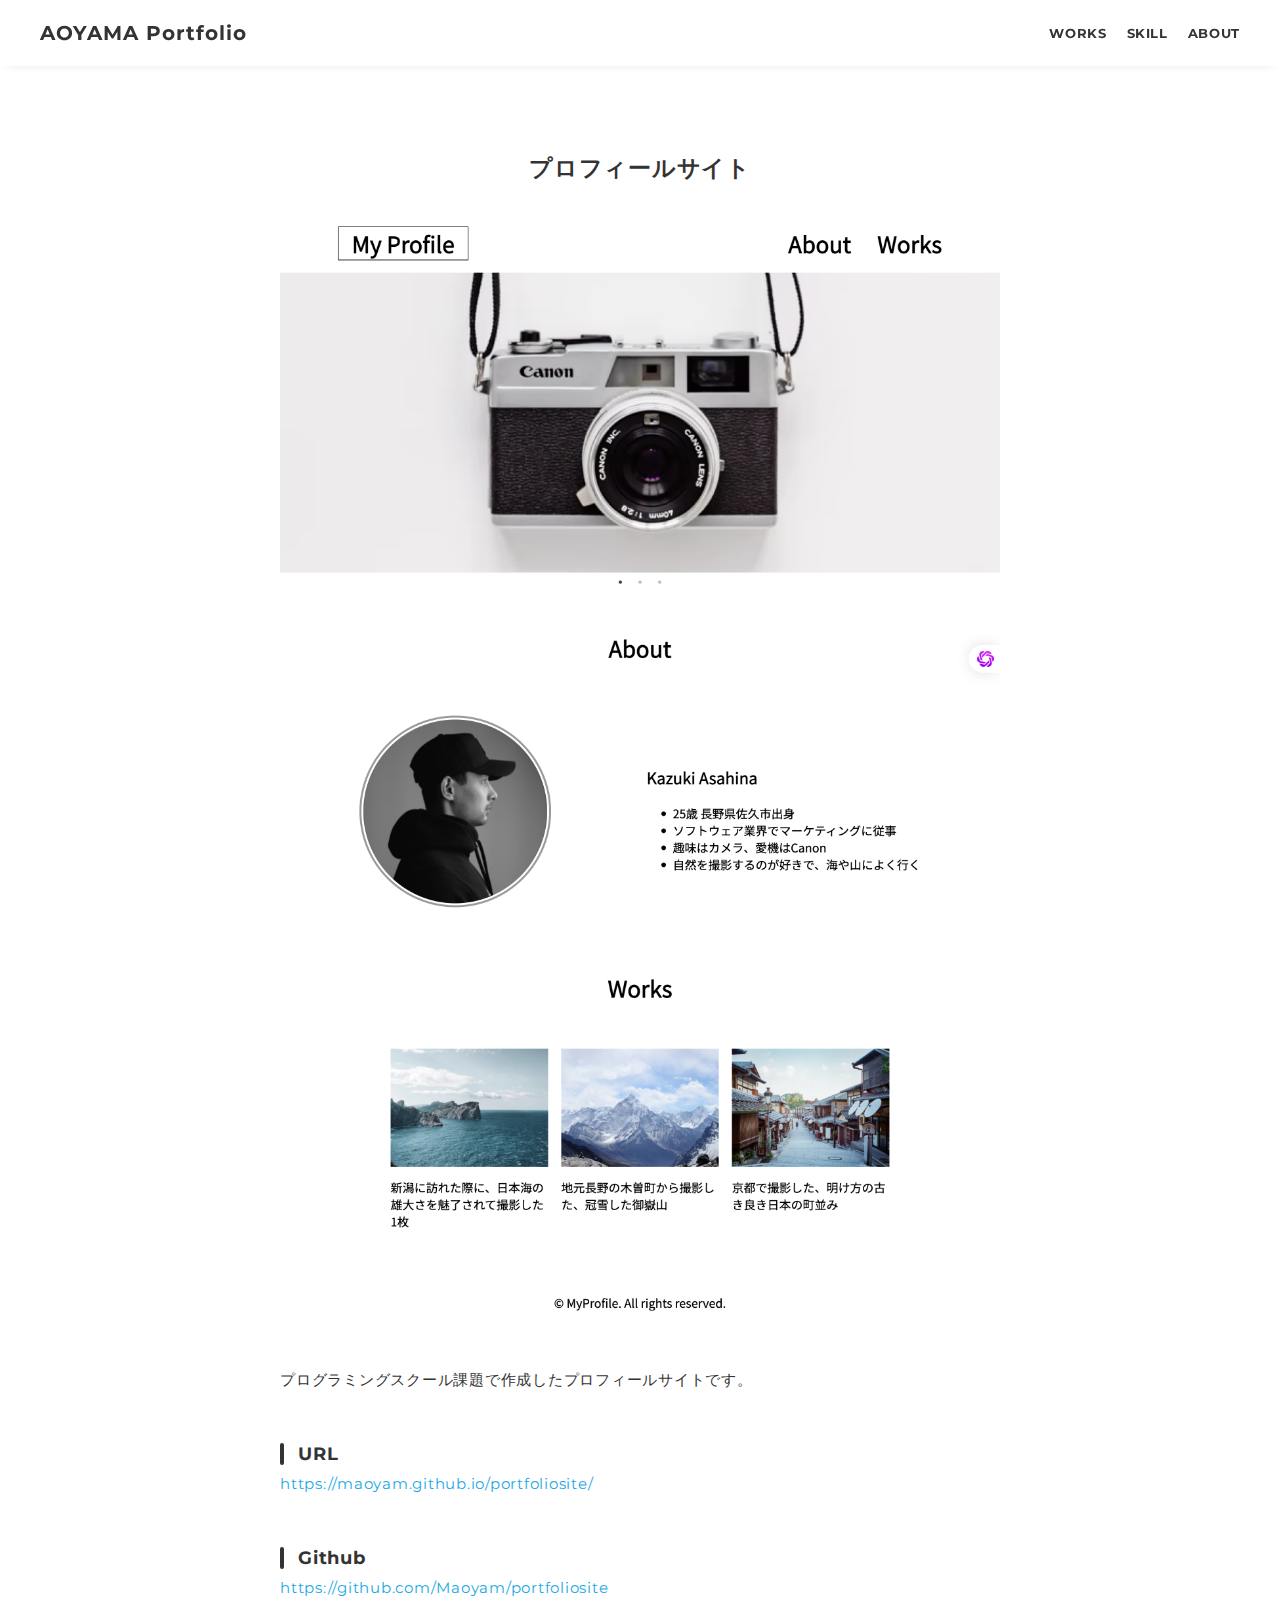
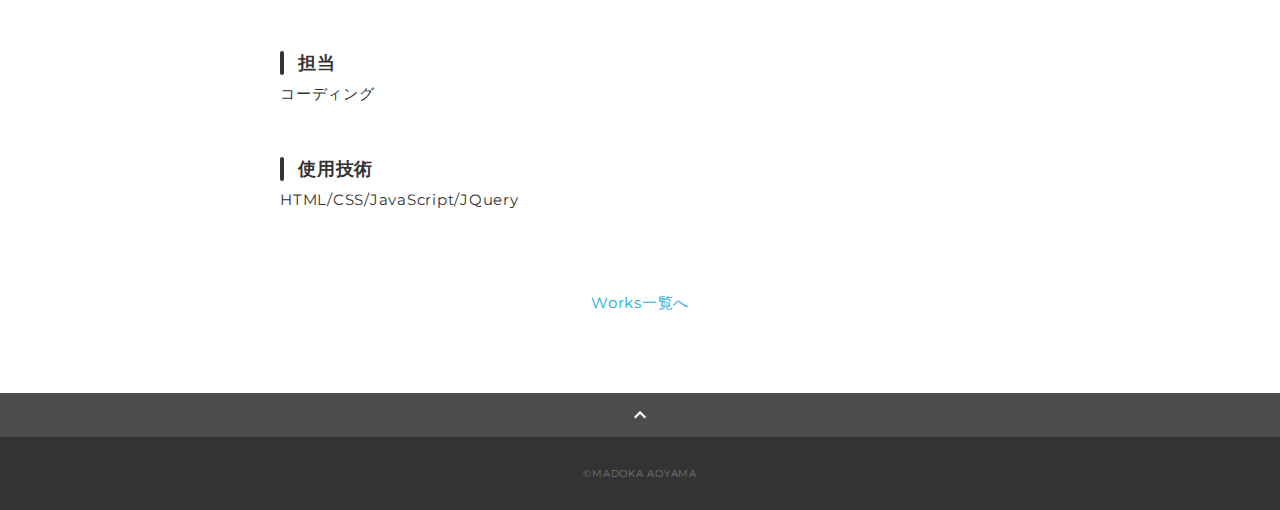
<file: works-2.html>
<!DOCTYPE html>
<html>
<head>
  <meta charset="utf-8">
  <meta name="viewport" content="width=device-width, initial-scale=1.0, maximum-scale=1.0, minimum-scale=1.0">
  <title>MADOKA AOYAMA ポートフォリオ</title>
  <link rel="preconnect" href="https://fonts.gstatic.com">
  <link href="https://fonts.googleapis.com/css2?family=Montserrat:wght@400;700&display=swap" rel="stylesheet">
  <link href="https://fonts.googleapis.com/css?family=Material+Icons+Outlined" rel="stylesheet">
  <link href="css/ress.css" media="all" rel="stylesheet" type="text/css" />
  <link href="css/style.css" media="all" rel="stylesheet" type="text/css" />
</head>

<body>
  <div class="wrapper">

    <!-- header -->
    <header class="header ">
      <div class="container">
        <h1 class="header-logo">
          <a href="index.html">AOYAMA Portfolio</a>
        </h1>
        <nav class="gnav">
          <ul class="gnav-list">
            <li class="gnav-item"><a href="index.html#works">WORKS</a></li>
            <li class="gnav-item"><a href="index.html#skill">SKILL</a></li>
            <li class="gnav-item"><a href="index.html#about">ABOUT</a></li>
          </ul>
        </nav>
      </div>
    </header>
    <!-- /header -->

    <main class="content">

      <article class="article">
        <div class="article-container">
          <h2 class="article-title">プロフィールサイト</h2>
          <div class="article-body">
            <p>
              <img src="img/works-detail/works-2_pc.png" alt="">
            </p>
            <p>
              プログラミングスクール課題で作成したプロフィールサイトです。
            </p>
            <h3>URL</h3>
            <p><a href="https://maoyam.github.io/portfoliosite/" target="_blank" rel="noopener">https://maoyam.github.io/portfoliosite/</a></p>
            <h3>Github</h3>
            <p><a href="https://github.com/Maoyam/portfoliosite" target="_blank" rel="noopener">https://github.com/Maoyam/portfoliosite</a></p>
            <h3>担当</h3>
            <p>コーディング</p>
            <h3>使用技術</h3>
            <p>HTML/CSS/JavaScript/JQuery</p>
          </div>
          <div class="home-link">
            <a href="index.html#works">Works一覧へ</a>
          </div>
        </div>
      </article>

      <div class="page-top" id="js-page-top">
        <span class="material-icons-outlined">expand_less</span>
      </div>
    </main>

    <!-- footer -->
    <footer class="footer">
      <div class="copyright">&copy;MADOKA AOYAMA</div>
    </footer>
    <!-- /footer -->

  </div>
  <script src="https://ajax.googleapis.com/ajax/libs/jquery/3.6.0/jquery.min.js"></script>
  <script type='text/javascript' src="js/script.js"></script>
</body>
</html>
</file>
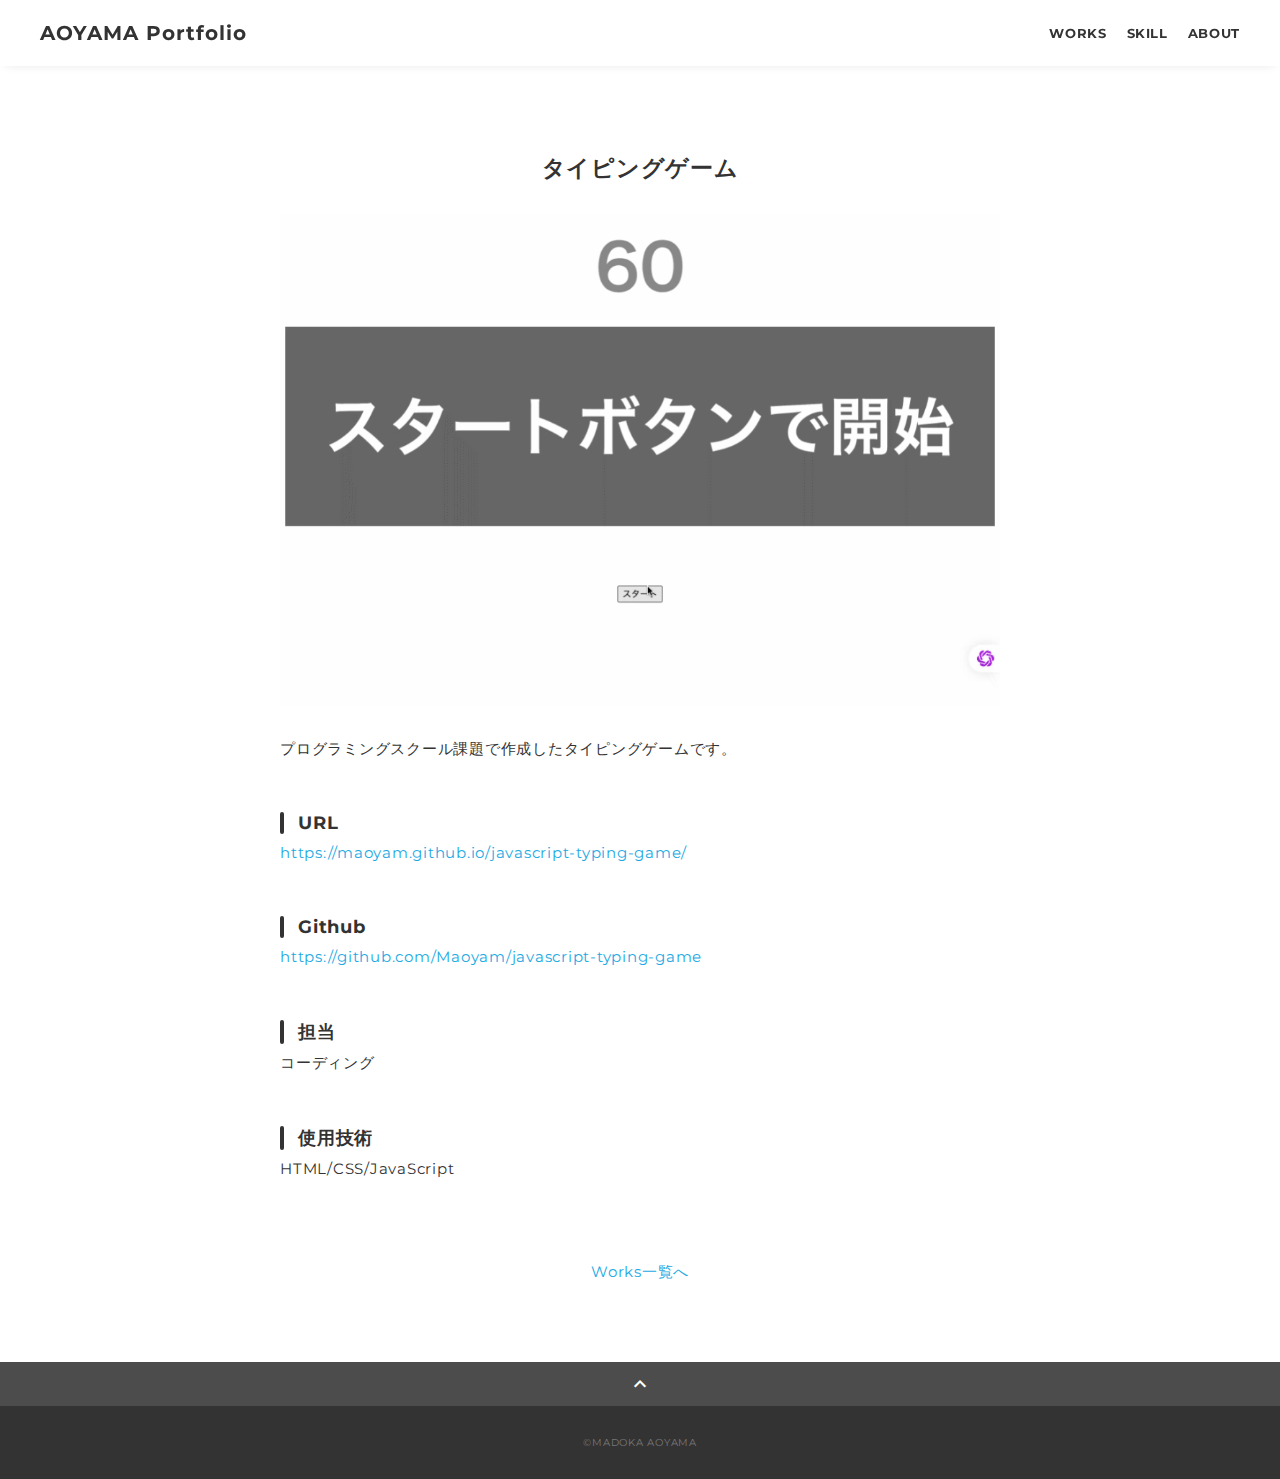
<file: works-4.html>
<!DOCTYPE html>
<html>
<head>
  <meta charset="utf-8">
  <meta name="viewport" content="width=device-width, initial-scale=1.0, maximum-scale=1.0, minimum-scale=1.0">
  <title>MADOKA AOYAMA ポートフォリオ</title>
  <link rel="preconnect" href="https://fonts.gstatic.com">
  <link href="https://fonts.googleapis.com/css2?family=Montserrat:wght@400;700&display=swap" rel="stylesheet">
  <link href="https://fonts.googleapis.com/css?family=Material+Icons+Outlined" rel="stylesheet">
  <link href="css/ress.css" media="all" rel="stylesheet" type="text/css" />
  <link href="css/style.css" media="all" rel="stylesheet" type="text/css" />
</head>

<body>
  <div class="wrapper">

    <!-- header -->
    <header class="header ">
      <div class="container">
        <h1 class="header-logo">
          <a href="index.html">AOYAMA Portfolio</a>
        </h1>
        <nav class="gnav">
          <ul class="gnav-list">
            <li class="gnav-item"><a href="index.html#works">WORKS</a></li>
            <li class="gnav-item"><a href="index.html#skill">SKILL</a></li>
            <li class="gnav-item"><a href="index.html#about">ABOUT</a></li>
          </ul>
        </nav>
      </div>
    </header>
    <!-- /header -->

    <main class="content">

      <article class="article">
        <div class="article-container">
          <h2 class="article-title">タイピングゲーム</h2>
          <div class="article-body">
            <p style="text-align: center;">
              <img src="img/works-detail/JavaScript.gif" alt="タイピングゲーム">
            </p>
            <p>
              プログラミングスクール課題で作成したタイピングゲームです。
            </p>
            <h3>URL</h3>
            <p><a href="https://maoyam.github.io/javascript-typing-game/" target="_blank" rel="noopener">https://maoyam.github.io/javascript-typing-game/</a></p>
            <h3>Github</h3>
            <p><a href="https://github.com/Maoyam/javascript-typing-game" target="_blank" rel="noopener">https://github.com/Maoyam/javascript-typing-game</a></p>
            <h3>担当</h3>
            <p>コーディング</p>
            <h3>使用技術</h3>
            <p>HTML/CSS/JavaScript</p>
          </div>
          <div class="home-link">
            <a href="index.html#works">Works一覧へ</a>
          </div>
        </div>
      </article>

      <div class="page-top" id="js-page-top">
        <span class="material-icons-outlined">expand_less</span>
      </div>
    </main>

    <!-- footer -->
    <footer class="footer">
      <div class="copyright">&copy;MADOKA AOYAMA</div>
    </footer>
    <!-- /footer -->

  </div>
  <script src="https://ajax.googleapis.com/ajax/libs/jquery/3.6.0/jquery.min.js"></script>
  <script type='text/javascript' src="js/script.js"></script>
</body>
</html>
</file>
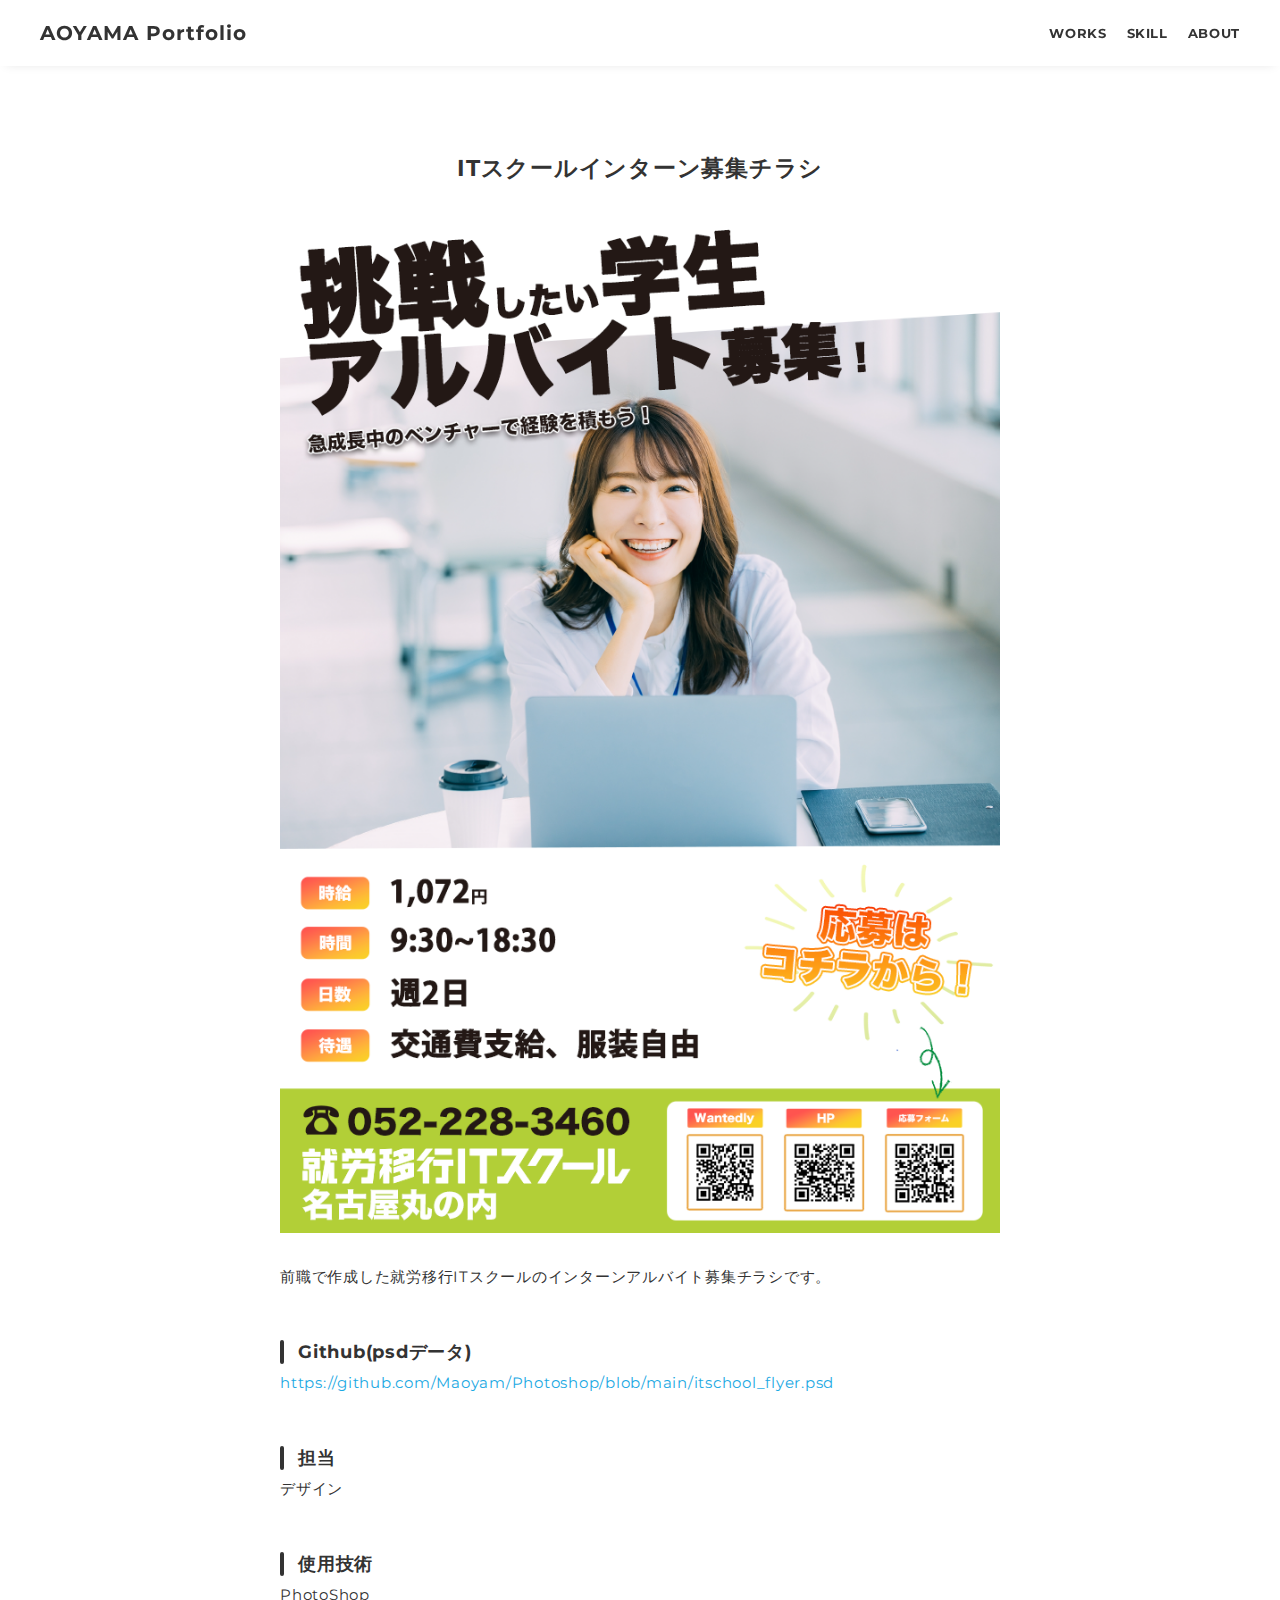
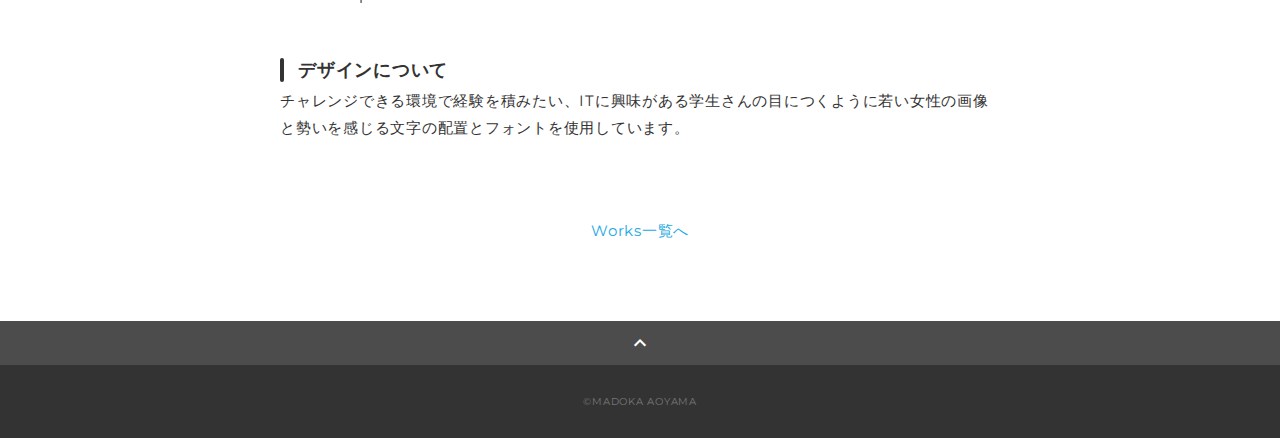
<file: works-5.html>
<!DOCTYPE html>
<html>
<head>
  <meta charset="utf-8">
  <meta name="viewport" content="width=device-width, initial-scale=1.0, maximum-scale=1.0, minimum-scale=1.0">
  <title>MADOKA AOYAMA ポートフォリオ</title>
  <link rel="preconnect" href="https://fonts.gstatic.com">
  <link href="https://fonts.googleapis.com/css2?family=Montserrat:wght@400;700&display=swap" rel="stylesheet">
  <link href="https://fonts.googleapis.com/css?family=Material+Icons+Outlined" rel="stylesheet">
  <link href="css/ress.css" media="all" rel="stylesheet" type="text/css" />
  <link href="css/style.css" media="all" rel="stylesheet" type="text/css" />
</head>

<body>
  <div class="wrapper">

    <!-- header -->
    <header class="header ">
      <div class="container">
        <h1 class="header-logo">
          <a href="index.html">AOYAMA Portfolio</a>
        </h1>
        <nav class="gnav">
          <ul class="gnav-list">
            <li class="gnav-item"><a href="index.html#works">WORKS</a></li>
            <li class="gnav-item"><a href="index.html#skill">SKILL</a></li>
            <li class="gnav-item"><a href="index.html#about">ABOUT</a></li>
          </ul>
        </nav>
      </div>
    </header>
    <!-- /header -->

    <main class="content">

      <article class="article">
        <div class="article-container">
          <h2 class="article-title">ITスクールインターン募集チラシ</h2>
          <div class="article-body">
            <p>
              <img src="img/works-detail/work-5.png" alt="">
            </p>
            <p>
              前職で作成した就労移行ITスクールのインターンアルバイト募集チラシです。
            </p>
            <h3>Github(psdデータ)</h3>
            <p><a href="https://github.com/Maoyam/Photoshop/blob/main/itschool_flyer.psd" target="_blank" rel="noopener">https://github.com/Maoyam/Photoshop/blob/main/itschool_flyer.psd</a></p>
            <h3>担当</h3>
            <p>デザイン</p>
            <h3>使用技術</h3>
            <p>PhotoShop</p>
            <h3>デザインについて</h3>
            <p>
              チャレンジできる環境で経験を積みたい、ITに興味がある学生さんの目につくように若い女性の画像と勢いを感じる文字の配置とフォントを使用しています。
            </p>
          </div>
          <div class="home-link">
            <a href="index.html#works">Works一覧へ</a>
          </div>
        </div>
      </article>

      <div class="page-top" id="js-page-top">
        <span class="material-icons-outlined">expand_less</span>
      </div>
    </main>

    <!-- footer -->
    <footer class="footer">
      <div class="copyright">&copy;MADOKA AOYAMA</div>
    </footer>
    <!-- /footer -->

  </div>
  <script src="https://ajax.googleapis.com/ajax/libs/jquery/3.6.0/jquery.min.js"></script>
  <script type='text/javascript' src="js/script.js"></script>
</body>
</html>
</file>
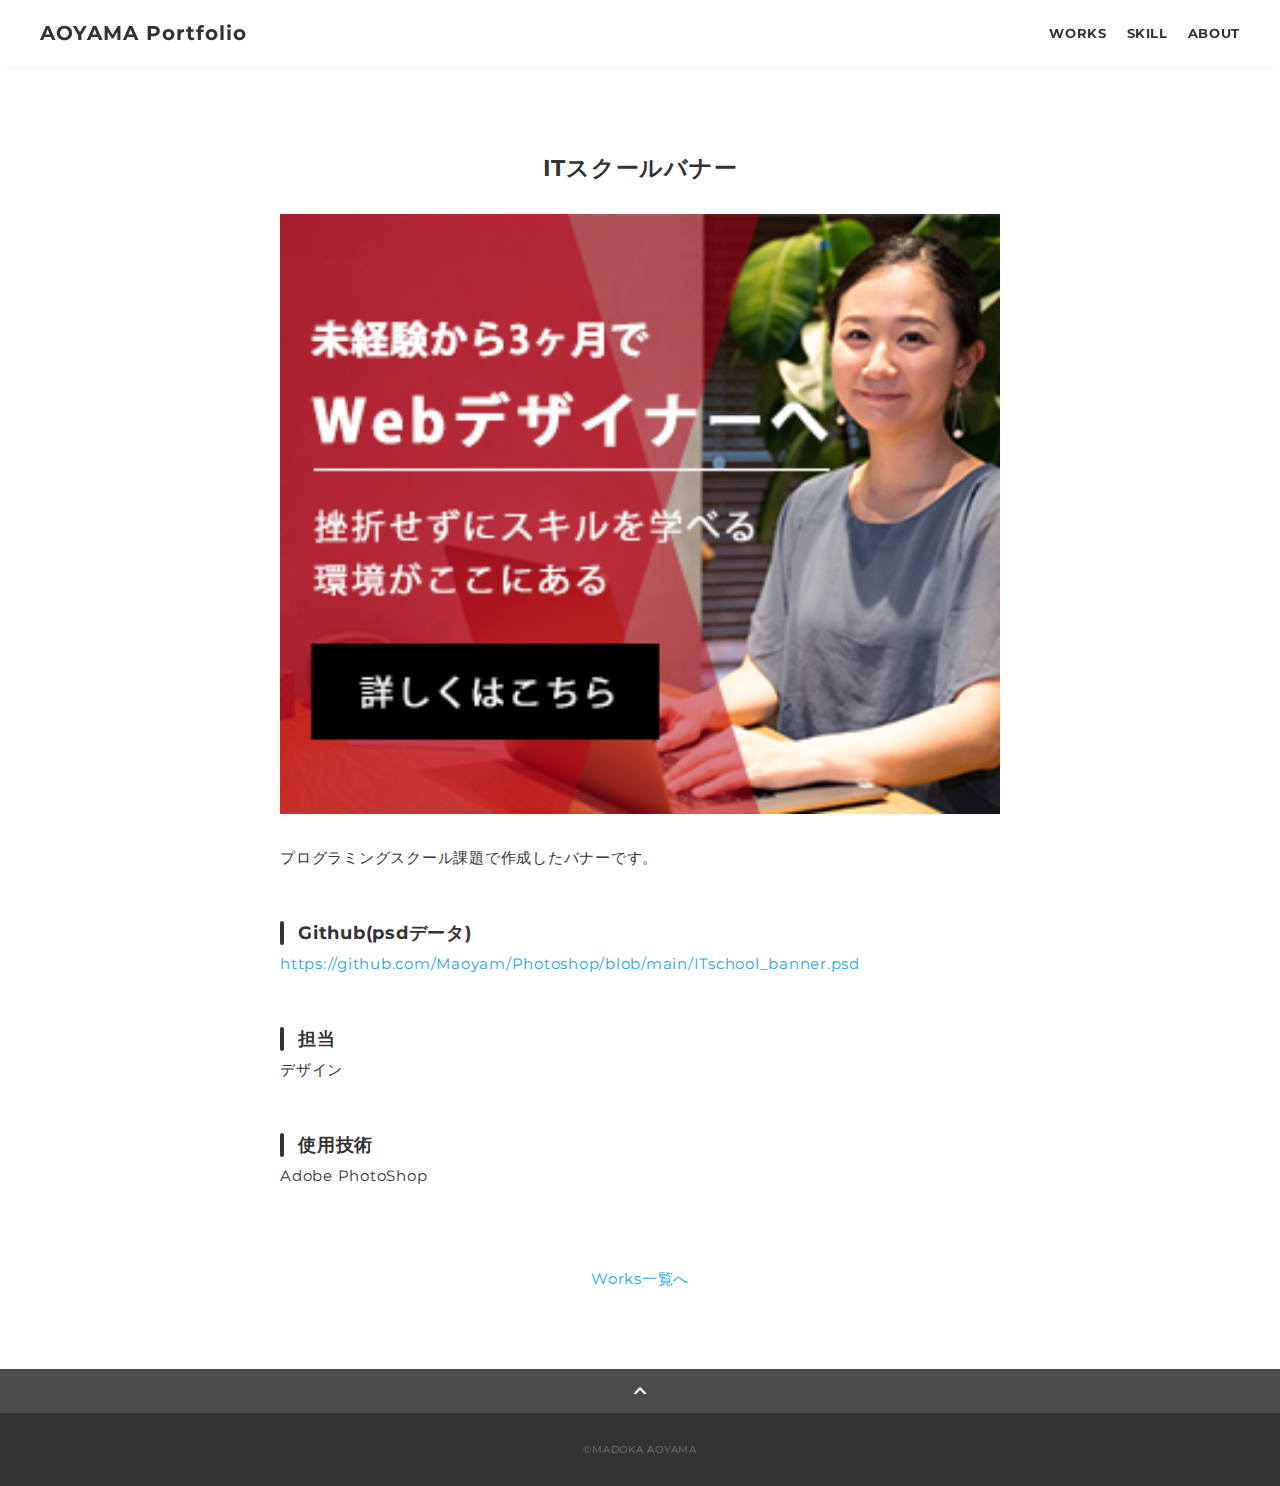
<file: works-6.html>
<!DOCTYPE html>
<html>
<head>
  <meta charset="utf-8">
  <meta name="viewport" content="width=device-width, initial-scale=1.0, maximum-scale=1.0, minimum-scale=1.0">
  <title>MADOKA AOYAMA ポートフォリオ</title>
  <link rel="preconnect" href="https://fonts.gstatic.com">
  <link href="https://fonts.googleapis.com/css2?family=Montserrat:wght@400;700&display=swap" rel="stylesheet">
  <link href="https://fonts.googleapis.com/css?family=Material+Icons+Outlined" rel="stylesheet">
  <link href="css/ress.css" media="all" rel="stylesheet" type="text/css" />
  <link href="css/style.css" media="all" rel="stylesheet" type="text/css" />
</head>

<body>
  <div class="wrapper">

    <!-- header -->
    <header class="header ">
      <div class="container">
        <h1 class="header-logo">
          <a href="index.html">AOYAMA Portfolio</a>
        </h1>
        <nav class="gnav">
          <ul class="gnav-list">
            <li class="gnav-item"><a href="index.html#works">WORKS</a></li>
            <li class="gnav-item"><a href="index.html#skill">SKILL</a></li>
            <li class="gnav-item"><a href="index.html#about">ABOUT</a></li>
          </ul>
        </nav>
      </div>
    </header>
    <!-- /header -->

    <main class="content">

      <article class="article">
        <div class="article-container">
          <h2 class="article-title">ITスクールバナー</h2>
          <div class="article-body">
            <p>
              <img src="img/works-detail/ITschool_banner.png" alt="">
            </p>
            <p>
              プログラミングスクール課題で作成したバナーです。
            </p>
            <h3>Github(psdデータ)</h3>
            <p><a href="https://github.com/Maoyam/Photoshop/blob/main/ITschool_banner.psd" target="_blank" rel="noopener">https://github.com/Maoyam/Photoshop/blob/main/ITschool_banner.psd</a></p>
            <h3>担当</h3>
            <p>デザイン</p>
            <h3>使用技術</h3>
            <p>Adobe PhotoShop</p>
          </div>
          <div class="home-link">
            <a href="index.html#works">Works一覧へ</a>
          </div>
        </div>
      </article>

      <div class="page-top" id="js-page-top">
        <span class="material-icons-outlined">expand_less</span>
      </div>
    </main>

    <!-- footer -->
    <footer class="footer">
      <div class="copyright">&copy;MADOKA AOYAMA</div>
    </footer>
    <!-- /footer -->

  </div>
  <script src="https://ajax.googleapis.com/ajax/libs/jquery/3.6.0/jquery.min.js"></script>
  <script type='text/javascript' src="js/script.js"></script>
</body>
</html>
</file>
<file: css/ress.css>
/*!
 * ress.css • v3.0.1
 * MIT License
 * github.com/filipelinhares/ress
 */

/* # =================================================================
   # Global selectors
   # ================================================================= */

html {
  box-sizing: border-box;
  word-break: normal;
  -moz-tab-size: 4;
  tab-size: 4;

  -webkit-text-size-adjust: 100%; /* Prevent adjustments of font size after orientation changes in iOS */
}

*,
::before,
::after {
  box-sizing: inherit;
  background-repeat: no-repeat; /* Set `background-repeat: no-repeat` to all elements and pseudo elements */
}

::before,
::after {
  vertical-align: inherit;
  text-decoration: inherit; /* Inherit text-decoration and vertical align to ::before and ::after pseudo elements */
}

* {
  margin: 0;
  padding: 0; /* Reset `padding` and `margin` of all elements */
}

/* # =================================================================
   # General elements
   # ================================================================= */

hr {
  overflow: visible; /* Show the overflow in Edge and IE */
  height: 0; /* Add the correct box sizing in Firefox */
}

details,
main {
  display: block; /* Render the `main` element consistently in IE. */
}

summary {
  display: list-item; /* Add the correct display in all browsers */
}

small {
  font-size: 80%; /* Set font-size to 80% in `small` elements */
}

[hidden] {
  display: none; /* Add the correct display in IE */
}

abbr[title] {
  /* Add the correct text decoration in Chrome, Edge, IE, Opera, and Safari */
  text-decoration: underline;
  text-decoration: underline dotted;
  border-bottom: none; /* Remove the bottom border in Chrome 57 */
}

a {
  background-color: transparent; /* Remove the gray background on active links in IE 10 */
}

a:active,
a:hover {
  outline-width: 0; /* Remove the outline when hovering in all browsers */
}

code,
kbd,
pre,
samp {
  font-family: monospace, monospace; /* Specify the font family of code elements */
}

pre {
  font-size: 1em; /* Correct the odd `em` font sizing in all browsers */
}

b,
strong {
  font-weight: bolder; /* Add the correct font weight in Chrome, Edge, and Safari */
}

/* https://gist.github.com/unruthless/413930 */
sub,
sup {
  position: relative;
  font-size: 75%;
  line-height: 0;
  vertical-align: baseline;
}

sub {
  bottom: -.25em;
}

sup {
  top: -.5em;
}

/* # =================================================================
   # Forms
   # ================================================================= */

input {
  border-radius: 0;
}

/* Replace pointer cursor in disabled elements */
[disabled] {
  cursor: default;
}

[type="number"]::-webkit-container-spin-button,
[type="number"]::-webkit-outer-spin-button {
  height: auto; /* Correct the cursor style of increment and decrement buttons in Chrome */
}

[type="search"] {
  outline-offset: -2px; /* Correct the outline style in Safari */

  -webkit-appearance: textfield; /* Correct the odd appearance in Chrome and Safari */
}

[type="search"]::-webkit-search-decoration {
  -webkit-appearance: none; /* Remove the container padding in Chrome and Safari on macOS */
}

textarea {
  overflow: auto; /* Internet Explorer 11+ */
  resize: vertical; /* Specify textarea resizability */
}

button,
input,
optgroup,
select,
textarea {
  font: inherit; /* Specify font inheritance of form elements */
}

optgroup {
  font-weight: bold; /* Restore the font weight unset by the previous rule */
}

button {
  overflow: visible; /* Address `overflow` set to `hidden` in IE 8/9/10/11 */
}

button,
select {
  text-transform: none; /* Firefox 40+, Internet Explorer 11- */
}

/* Apply cursor pointer to button elements */
button,
[type="button"],
[type="reset"],
[type="submit"],
[role="button"] {
  cursor: pointer;
  color: inherit;
}

/* Remove container padding and border in Firefox 4+ */
button::-moz-focus-container,
[type="button"]::-moz-focus-container,
[type="reset"]::-moz-focus-container,
[type="submit"]::-moz-focus-container {
  padding: 0;
  border-style: none;
}

/* Replace focus style removed in the border reset above */
button:-moz-focusring,
[type="button"]::-moz-focus-container,
[type="reset"]::-moz-focus-container,
[type="submit"]::-moz-focus-container {
  outline: 1px dotted ButtonText;
}

button,
html [type="button"],
/* Prevent a WebKit bug where (2) destroys native `audio` and `video`controls in Android 4 */
[type="reset"],
[type="submit"] {
  -webkit-appearance: button; /* Correct the inability to style clickable types in iOS */
}

/* Remove the default button styling in all browsers */
button,
input,
select,
textarea {
  border-style: none;
  background-color: transparent;
}

/* Style select like a standard input */
select {
  -webkit-appearance: none; /* Chrome 41+ */
  -moz-appearance: none; /* Firefox 36+ */
}

select::-ms-expand {
  display: none; /* Internet Explorer 11+ */
}

select::-ms-value {
  color: currentColor; /* Internet Explorer 11+ */
}

legend {
  display: table; /* Correct the text wrapping in Edge and IE */
  max-width: 100%; /* Correct the text wrapping in Edge and IE */
  max-width: 100%; /* Correct the text wrapping in Edge 18- and IE */
  white-space: normal; /* Correct the text wrapping in Edge and IE */
  color: inherit; /* Correct the color inheritance from `fieldset` elements in IE */
  border: 0; /* Correct `color` not being inherited in IE 8/9/10/11 */
}

::-webkit-file-upload-button {
  font: inherit; /* Change font properties to `inherit` in Chrome and Safari */
  color: inherit;
  /* Correct the inability to style clickable types in iOS and Safari */

  -webkit-appearance: button;
}

/* # =================================================================
   # Specify media element style
   # ================================================================= */

img {
  border-style: none; /* Remove border when inside `a` element in IE 8/9/10 */
}

/* Add the correct vertical alignment in Chrome, Firefox, and Opera */
progress {
  vertical-align: baseline;
}

/* # =================================================================
   # Accessibility
   # ================================================================= */

/* Hide content from screens but not screenreaders */
@media screen {
  [hidden~="screen"] {
    display: inherit;
  }
  [hidden~="screen"]:not(:active):not(:focus):not(:target) {
    position: absolute !important;
    clip: rect(0 0 0 0) !important;
  }
}

/* Specify the progress cursor of updating elements */
[aria-busy="true"] {
  cursor: progress;
}

/* Specify the pointer cursor of trigger elements */
[aria-controls] {
  cursor: pointer;
}

/* Specify the unstyled cursor of disabled, not-editable, or otherwise inoperable elements */
[aria-disabled] {
  cursor: default;
}
</file>
<file: css/style.css>
body {
  font-family: "Montserrat","Helvetica Neue",Arial,"Hiragino Kaku Gothic ProN","Hiragino Sans",Meiryo,sans-serif;
  font-size: 15px;
  letter-spacing: .05em;
  color: #333;
}

a {
  transition: opacity .3s;
  text-decoration: none;
  color: #1ca9e3;
}

img {
  max-width: 100%;
  height: auto;
  vertical-align: bottom;
  border-style: none;
}



.pc-only {
  display: block;
}

.sp-only {
  display: none;
}

/*--------------------------------
 レイアウト
---------------------------------*/
.wrapper {
  padding-top: 73px;
}

.section {
  padding: 90px 0;
}

.section:nth-of-type(odd) {
  background-color: #f7f7f7;
}

.container {
  max-width: 1340px;
  margin: 0 auto;
  padding: 0 40px;
}

/*--------------------------------
 見出し
---------------------------------*/
.title {
  font-size: 34px;
  font-weight: bold;
  line-height: 1;
  margin-bottom: 40px;
  text-align: center;
  letter-spacing: .05em;
  color: #333;
}

.lead {
  font-size: 16px;
  line-height: 1.8;
  margin-bottom: 30px;
}

/*--------------------------------
ヘッダー
---------------------------------*/
.header {
  position: fixed;
  top: 0;
  z-index: 1;
  width: 100%;
  background-color: #fff;
  box-shadow: 0 5px 10px -6px rgba(0,0,0,.1);
}

.header .container {
  display: flex;
  align-items: center;
  justify-content: space-between;
  padding: 20px 40px;
}

.header-logo {
  font-size: 20px;
  font-weight: bold;
  line-height: 1.2;
  margin-right: 20px;
  letter-spacing: .05em;
}

.header-logo a {
  color: #333;
}

.gnav-list {
  display: flex;
  justify-content: space-between;
  list-style: none;
}

.gnav-item:not(:last-child) {
  margin-right: 20px;
}

.gnav-item a {
  position: relative;
  font-size: 13px;
  font-weight: bold;
  display: inline-block;
  padding: 5px 0;
  transition: .3s;
  letter-spacing: .05em;
  color: #333;
}
.gnav-item a:after {
  position: absolute;
  bottom: 0;
  left: 50%;
  width: 0;
  height: 3px;
  content: "";
  transition: .3s;
  -webkit-transform: translateX(-50%);
  transform: translateX(-50%);
  background-color: #333;
}

.gnav-item a:hover:after {
  width: 100%;
}

/*--------------------------------
 メインビジュアル
---------------------------------*/
.mv {
  display: flex;
  align-items: center;
  justify-content: center;
  height: auto;
  text-align: center;
}

.mv-container {
  position: relative;
  padding: 0 20px;
}

.mv-container img {
  width: 100%;
  height: auto;
}

/*--------------------------------
 Works
---------------------------------*/
.works-list {
  display: flex;
  flex-wrap: wrap;
  margin-bottom: -40px;
}

.works-item {
  width: 31.74603%;
  margin-right: 1.58730%;
  margin-bottom: 40px;
  color: #333;
}

.works-item:hover {
  opacity: .9;
}

.works-item:nth-of-type(3n) {
  margin-right: 0;
}

.works-img img {
  border: 1px solid #e6e6e6;
}

.works-name {
  font-size: 12px;
  font-weight: bold;
  margin-top: 8px;
}

.works-info {
  font-size: 10px;
  margin-top: 5px;
}

/*--------------------------------
 Skill
---------------------------------*/
.skill-list {
  display: flex;
  flex-wrap: wrap;
  justify-content: space-between;
  margin-bottom: -50px;
}

.skill-item {
  display: flex;
  align-items: flex-start;
  justify-content: space-between;
  width: 48%;
  margin-bottom: 50px;
}

.skill-img {
  width: 60px;
  height: auto;
  margin-right: 20px;
}

.skill-body {
  flex: 1;
}

.skill-name {
  margin-bottom: 10px;
}

.skill-text {
  font-size: 14px;
  line-height: 1.8;
}

/*--------------------------------
 About
---------------------------------*/
.profile {
  display: flex;
  flex-wrap: wrap;
  max-width: 800px;
  margin: 0 auto;
}
.profile-img {
  width: 20%;
  margin-right: 30px;
  border-radius: 50%;
}
.profile-img img {
  border-radius: 50%;
}
.profile-body {
  flex: 1;
}

.profile-body p {
  font-size: 15px;
  line-height: 1.8;
  word-wrap: keep-all;
}

.profile-body p:not(:last-child) {
  margin-bottom: 30px;
}

/*--------------------------------
 Contact
---------------------------------*/
.contact {
  text-align: center;
}

.contact-item:not(:last-child) {
  margin-right: 10px;
}

.contact-text {
  margin-top: 10px;
}
/*--------------------------------
 ページトップ
---------------------------------*/
.page-top {
  font-weight: bold;
  padding: 10px;
  cursor: pointer;
  text-align: center;
  background-color: #4c4c4c;
}

.page-top .material-icons-outlined {
  vertical-align: bottom;
  color: #fff;
}

/*--------------------------------
 フッター
---------------------------------*/
.footer {
  padding: 30px;
  background-color: #333;
}

.copyright {
  font-size: 10px;
  text-align: center;
  color: #797979;
}

/*--------------------------------
 下層：Worksページ
---------------------------------*/
.article {
  padding: 80px 0;
}

.article-container {
  max-width: 1040px;
  margin: 0 auto;
  padding: 0 20px;
}

.article-text {
  text-align: center;
}

.article-title {
  margin-bottom: 30px;
  text-align: center;
}

.article-body {
  max-width: 720px;
  margin: 0 auto;
  margin-bottom: 80px;
}

.article-body h3 {
  position: relative;
  font-size: 18px;
  margin-bottom: 5px;
  padding-left: 1em;
}

.article-body img {
  width: 100%;
  height: auto;
}

.article-body h3:not(:first-child) {
  margin-top: 50px;
}

.article-body h3::before {
  position: absolute;
  top: 0;
  left: 0;
  width: 4px;
  height: 100%;
  content: "";
  border-radius: 3px;
  background-color: #333;
}

.article-body p {
  font-size: 15px;
  line-height: 1.8;
  margin-bottom: 30px;
}

.article-body a {
  word-wrap: break-word;
}

.home-link {
  text-align: center;
}

/*media Queries 767
----------------------------------------------------*/
@media screen and (max-width: 767px) {
  body {
    font-size: 14px;
  }

  .pc-only {
    display: none;
  }

  .sp-only {
    display: block;
  }

  /* 見出し */
  .title {
    font-size: 26px;
    margin-bottom: 20px;
  }

  .lead {
    font-size: 14px;
    line-height: 1.7;
    margin-bottom: 20px;
  }

  /* レイアウト */
  .wrapper {
    padding-top: 57px;
  }

  .section {
    padding: 60px 0;
  }

  .container {
    padding: 0 20px;
  }

  /* ヘッダー */
  .header .container {
    padding: 15px;
  }

  .header-logo {
    font-size: 15px;
    margin-right: 15px;
  }

  .gnav-item:not(:last-child) {
    margin-right: 10px;
  }

  .gnav-item a {
    font-size: 10px;
  }

  .gnav-item a:after {
    display: none;
  }

  /*  メインビジュアル */
  .mv {
    height: 40vh;
  }

  .mv-container {
    padding: 0 20px;
  }

  .mv-title {
    font-size: 30px;
  }
  .mv-subtitle {
    font-size: 16px;
    margin-bottom: 20px;
  }

  .mv-text {
    top: 75%;
    font-size: 14px;
    line-height: 1.7;
  }

  /* Works */
  .works-name {
    font-size: 12px;
  }

  .works-info {
    margin-top: 3px;
  }

  .works-list {
    justify-content: space-between;
  }

  .works-item {
    flex: 0 0 48%;
    margin-right: 0;
    margin-bottom: 30px;
  }

  /* Skill */
  .skill-list {
    display: block;
    margin-bottom: 0;
  }

  .skill-item {
    width: 100%;
    margin-bottom: 35px;
  }

  .skill-item:last-child {
    margin-bottom: 0;
  }

  .skill-name {
    margin-bottom: 5px;
  }

  .skill-text {
    font-size: 13px;
    line-height: 1.7;
  }

  /* About */
  .profile {
    display: block;
  }
  .profile-img {
    width: 150px;
    margin: 0 auto;
    margin-bottom: 25px;
  }

  .profile-body p {
    font-size: 14px;
    line-height: 1.7;
    word-wrap: keep-all;
  }

  .profile-body p:not(:last-child) {
    margin-bottom: 20px;
  }

  /* フッター */
  .footer {
    padding: 20px;
  }

  /* 下層ページ */
  .article {
    padding: 50px 0;
  }

  .article-body h3 {
    font-size: 16px;
    padding-left: .8em;
  }

  .article-body h3:not(:first-child) {
    margin-top: 30px;
  }

  .article-body p {
    font-size: 14px;
    line-height: 1.7;
    margin-bottom: 20px;
  }

  .article-body a {
    word-wrap: break-word;
  }
  
}
</file>
